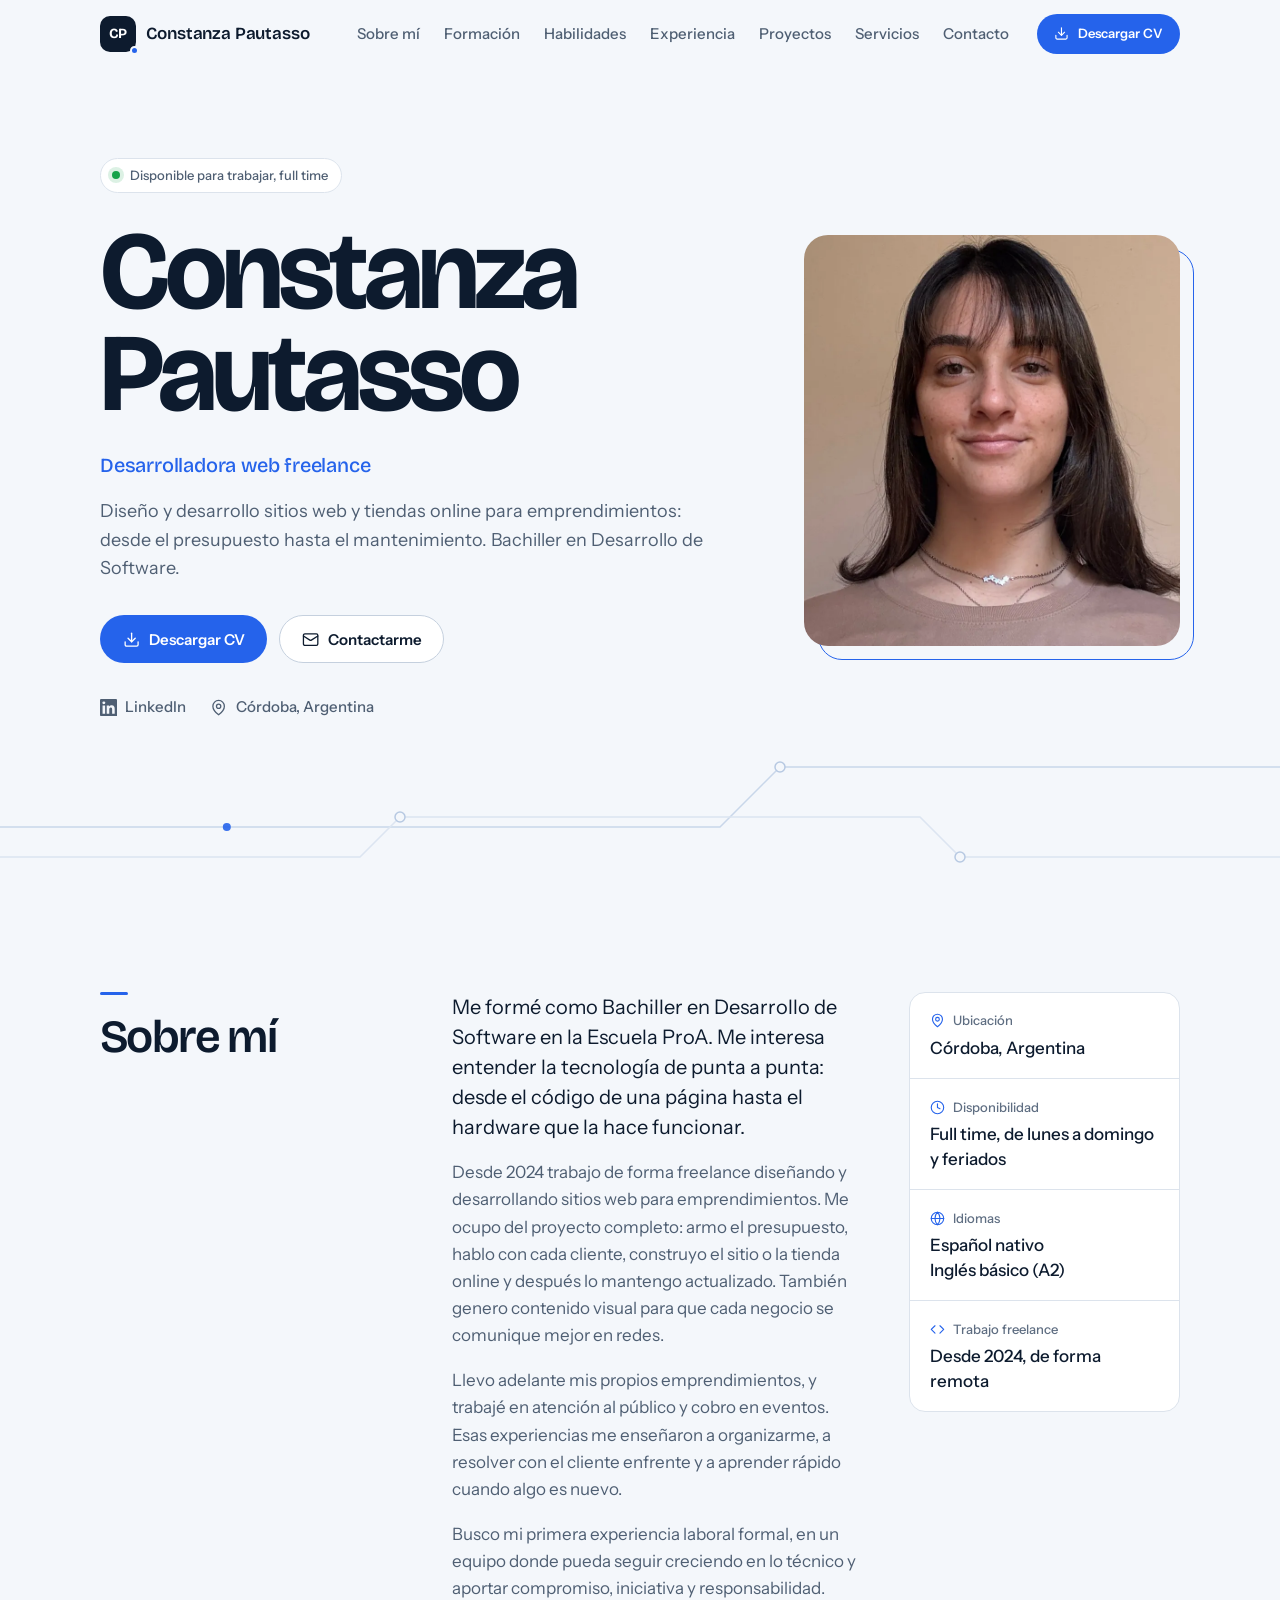
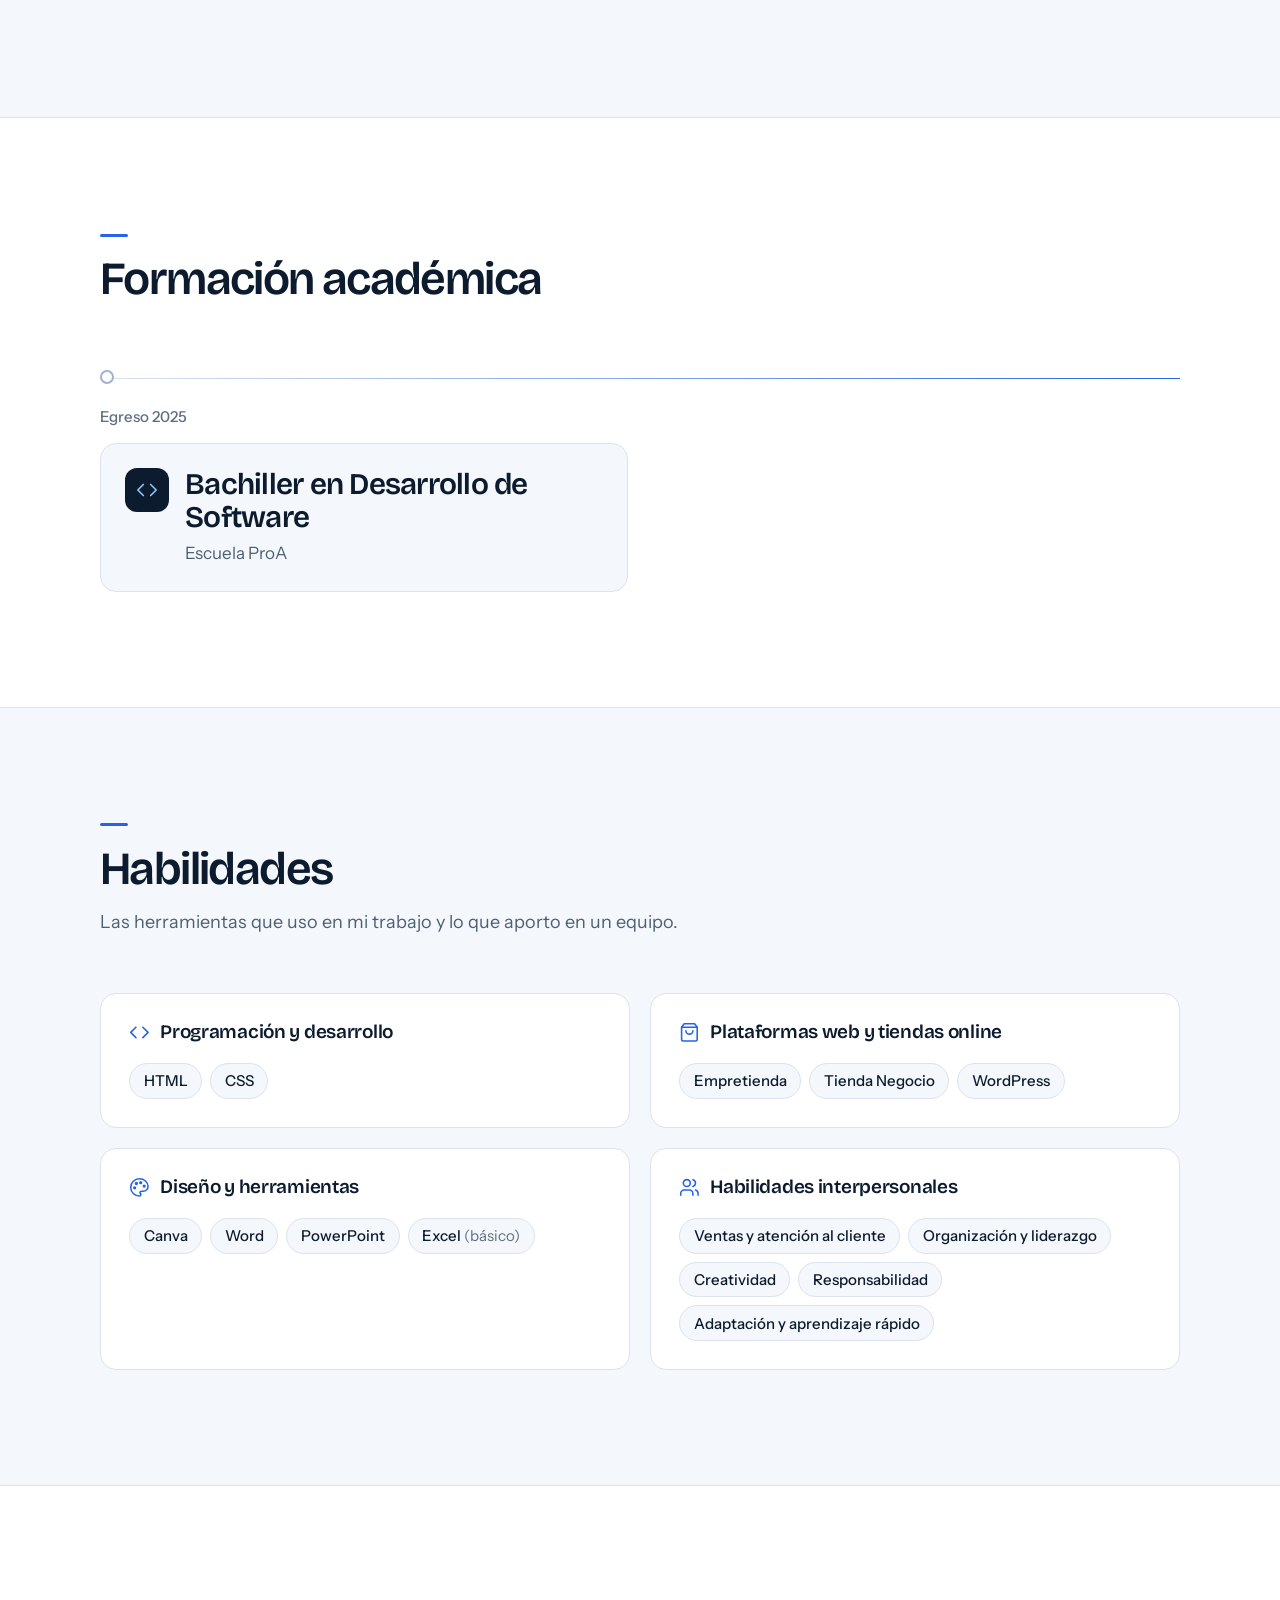
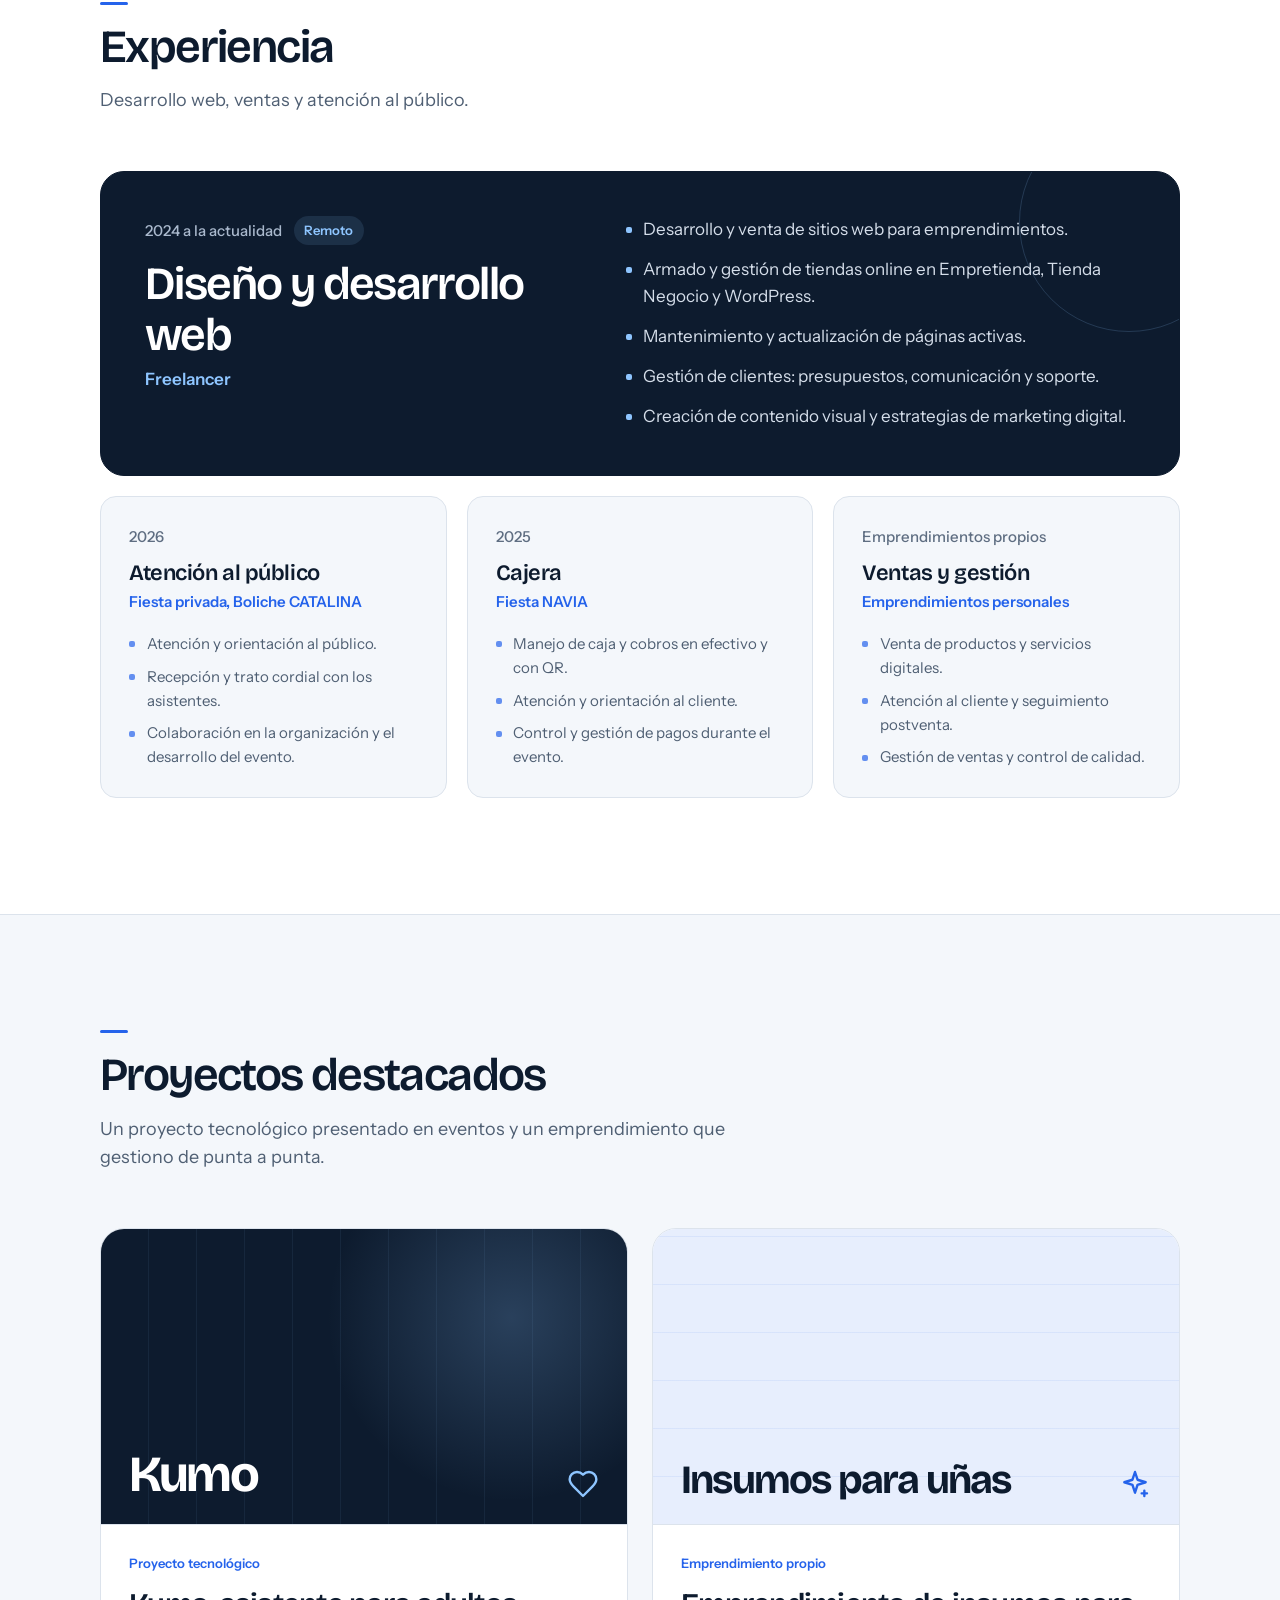
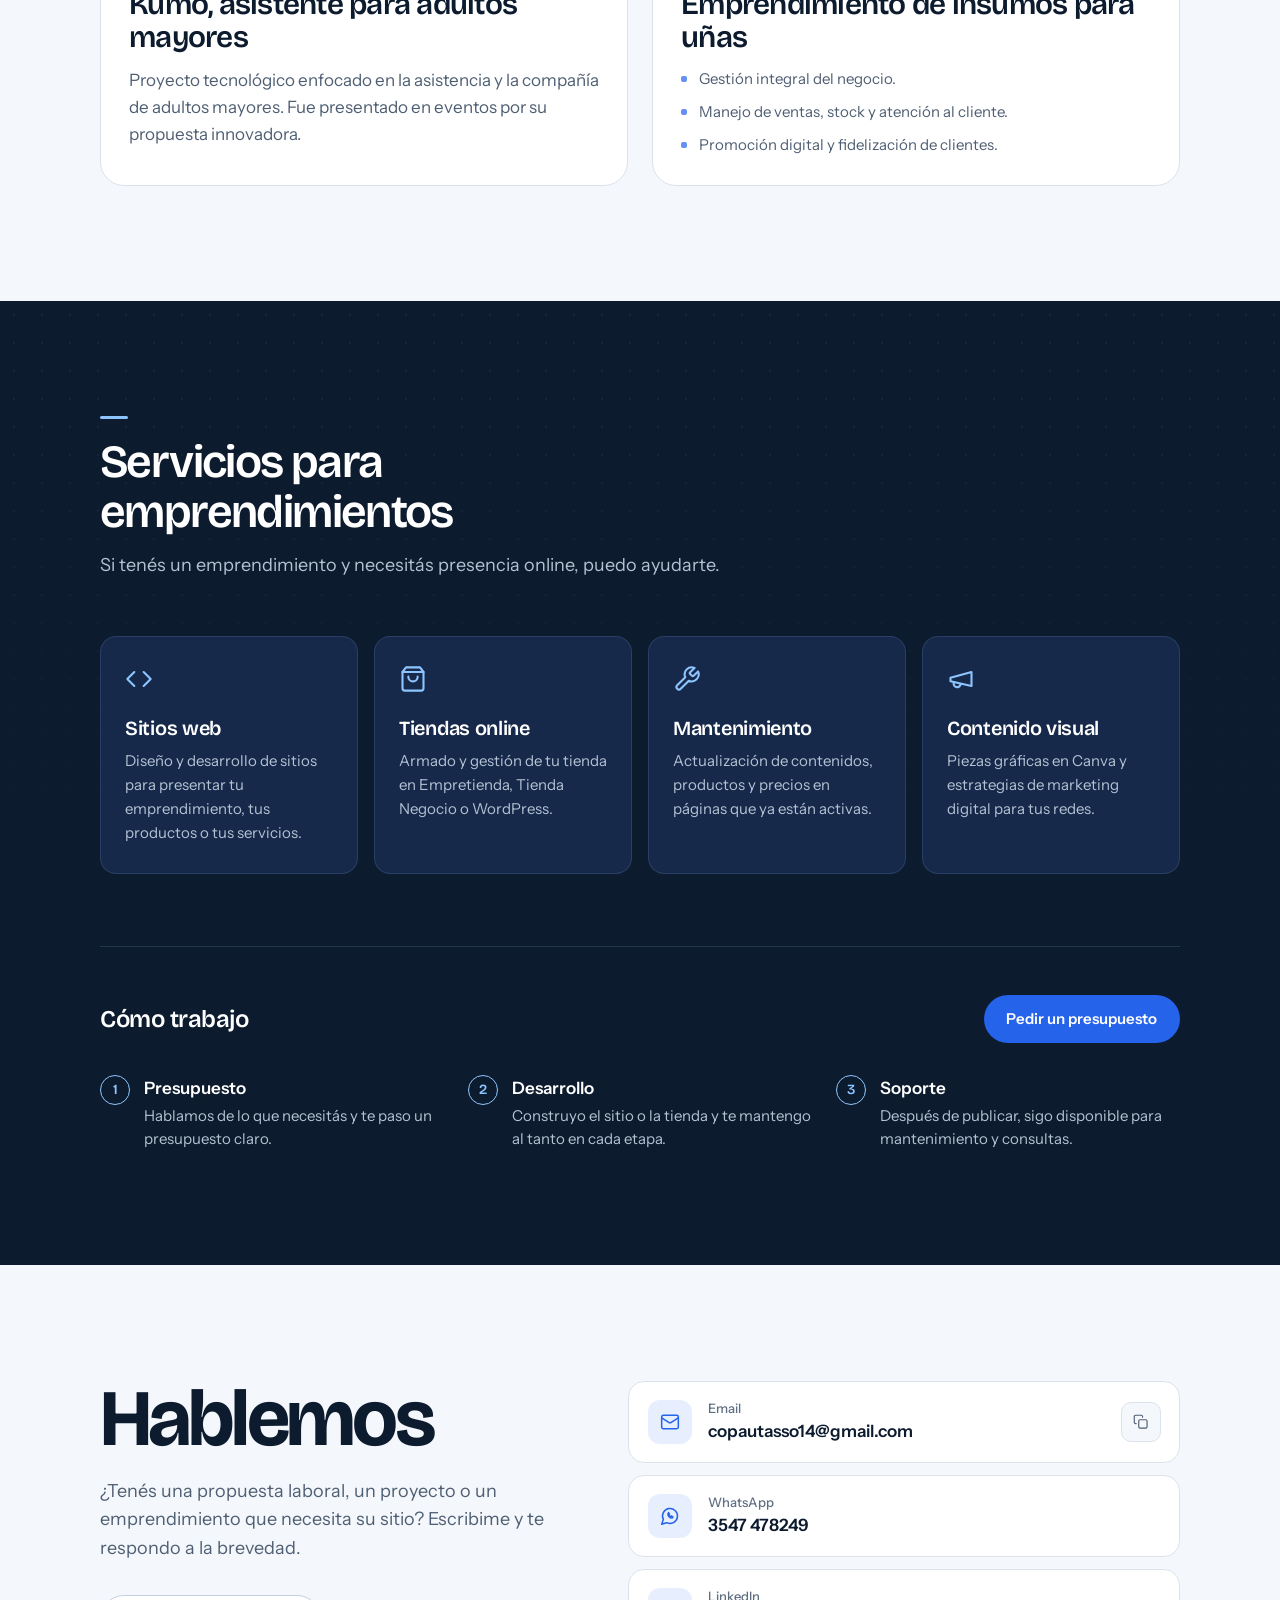
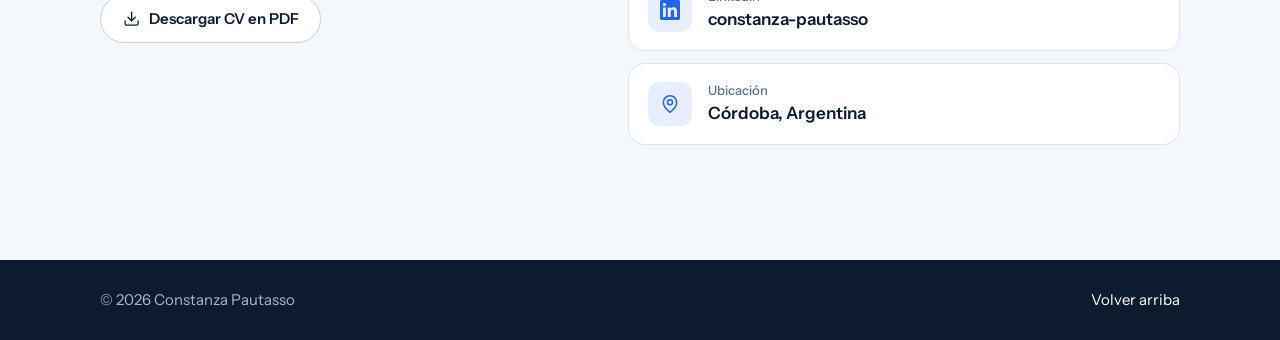
<file: index.html>
<!DOCTYPE html>
<html lang="es-AR">
<head>
  <meta charset="utf-8">
  <meta name="viewport" content="width=device-width, initial-scale=1">
  <title>Constanza Pautasso | Desarrolladora web freelance</title>
  <meta name="description" content="Portfolio y CV de Constanza Pautasso, de Córdoba, Argentina. Diseño y desarrollo de sitios web y tiendas online para emprendimientos. Bachiller en Desarrollo de Software.">
  <meta name="author" content="Constanza Pautasso">
  <meta name="theme-color" content="#0D1B2E">
  <meta name="robots" content="index, follow">

  <link rel="canonical" href="https://constanzapautasso.github.io/">

  <!-- Open Graph / redes sociales -->
  <meta property="og:type" content="profile">
  <meta property="og:locale" content="es_AR">
  <meta property="og:title" content="Constanza Pautasso | Desarrolladora web freelance">
  <meta property="og:description" content="Sitios web y tiendas online para emprendimientos.">
  <meta property="og:url" content="https://constanzapautasso.github.io/">
  <meta property="og:image" content="https://constanzapautasso.github.io/assets/img/og-image.jpg">
  <meta property="og:image:width" content="1200">
  <meta property="og:image:height" content="630">
  <meta name="twitter:card" content="summary_large_image">

  <link rel="icon" href="assets/icons/favicon.svg" type="image/svg+xml">
  <link rel="icon" href="assets/icons/favicon-32.png" sizes="32x32" type="image/png">
  <link rel="apple-touch-icon" href="assets/icons/apple-touch-icon.png">
  <link rel="manifest" href="site.webmanifest">

  <script>document.documentElement.classList.add('js');</script>

  <link rel="preload" href="assets/fonts/bricolage-grotesque-var.woff2" as="font" type="font/woff2" crossorigin>
  <link rel="preload" href="assets/fonts/instrument-sans-400.woff2" as="font" type="font/woff2" crossorigin>
  <link rel="stylesheet" href="assets/css/styles.css">
  <link rel="preload" as="image" href="assets/img/constanza-pautasso.webp" type="image/webp">

  <script type="application/ld+json">
  {
    "@context": "https://schema.org",
    "@type": "Person",
    "name": "Constanza Pautasso",
    "jobTitle": "Desarrolladora web freelance",
    "email": "mailto:copautasso14@gmail.com",
    "address": { "@type": "PostalAddress", "addressRegion": "Córdoba", "addressCountry": "AR" },
    "alumniOf": { "@type": "EducationalOrganization", "name": "Escuela ProA" },
    "knowsLanguage": ["es", "en"],
    "sameAs": ["https://www.linkedin.com/in/constanza-pautasso-42005a3a6/"]
  }
  </script>
</head>
<body>
  <!-- Íconos (sprite SVG) -->
  <svg width="0" height="0" class="sr-only" aria-hidden="true" focusable="false">
    <defs>
      <symbol id="i-mail" viewBox="0 0 24 24"><rect x="2" y="4" width="20" height="16" rx="2"/><path d="m22 7-8.97 5.7a1.94 1.94 0 0 1-2.06 0L2 7"/></symbol>
      <symbol id="i-download" viewBox="0 0 24 24"><path d="M21 15v4a2 2 0 0 1-2 2H5a2 2 0 0 1-2-2v-4"/><path d="m7 10 5 5 5-5"/><path d="M12 15V3"/></symbol>
      <symbol id="i-pin" viewBox="0 0 24 24"><path d="M20 10c0 6-8 12-8 12s-8-6-8-12a8 8 0 0 1 16 0Z"/><circle cx="12" cy="10" r="3"/></symbol>
      <symbol id="i-clock" viewBox="0 0 24 24"><circle cx="12" cy="12" r="10"/><path d="M12 6v6l4 2"/></symbol>
      <symbol id="i-globe" viewBox="0 0 24 24"><circle cx="12" cy="12" r="10"/><path d="M2 12h20"/><path d="M12 2a15.3 15.3 0 0 1 4 10 15.3 15.3 0 0 1-4 10 15.3 15.3 0 0 1-4-10 15.3 15.3 0 0 1 4-10z"/></symbol>
      <symbol id="i-code" viewBox="0 0 24 24"><path d="m16 18 6-6-6-6"/><path d="m8 6-6 6 6 6"/></symbol>
      <symbol id="i-bag" viewBox="0 0 24 24"><path d="M6 2 3 6v14a2 2 0 0 0 2 2h14a2 2 0 0 0 2-2V6l-3-4Z"/><path d="M3 6h18"/><path d="M16 10a4 4 0 0 1-8 0"/></symbol>
      <symbol id="i-wrench" viewBox="0 0 24 24"><path d="M14.7 6.3a1 1 0 0 0 0 1.4l1.6 1.6a1 1 0 0 0 1.4 0l3.77-3.77a6 6 0 0 1-7.94 7.94l-6.91 6.91a2.12 2.12 0 0 1-3-3l6.91-6.91a6 6 0 0 1 7.94-7.94l-3.76 3.76z"/></symbol>
      <symbol id="i-palette" viewBox="0 0 24 24"><circle cx="13.5" cy="6.5" r="1"/><circle cx="17.5" cy="10.5" r="1"/><circle cx="8.5" cy="7.5" r="1"/><circle cx="6.5" cy="12.5" r="1"/><path d="M12 2C6.5 2 2 6.5 2 12s4.5 10 10 10c.93 0 1.65-.75 1.65-1.69 0-.44-.18-.84-.44-1.13-.29-.29-.44-.65-.44-1.13a1.64 1.64 0 0 1 1.67-1.67h2c3.05 0 5.55-2.5 5.55-5.55C21.97 6.01 17.46 2 12 2z"/></symbol>
      <symbol id="i-users" viewBox="0 0 24 24"><path d="M16 21v-2a4 4 0 0 0-4-4H6a4 4 0 0 0-4 4v2"/><circle cx="9" cy="7" r="4"/><path d="M22 21v-2a4 4 0 0 0-3-3.87"/><path d="M16 3.13a4 4 0 0 1 0 7.75"/></symbol>
      <symbol id="i-cpu" viewBox="0 0 24 24"><rect x="4" y="4" width="16" height="16" rx="2"/><rect x="9" y="9" width="6" height="6"/><path d="M15 2v2M15 20v2M2 15h2M2 9h2M20 15h2M20 9h2M9 2v2M9 20v2"/></symbol>
      <symbol id="i-cap" viewBox="0 0 24 24"><path d="M22 10v6"/><path d="M2 10l10-5 10 5-10 5z"/><path d="M6 12v5c3 3 9 3 12 0v-5"/></symbol>
      <symbol id="i-copy" viewBox="0 0 24 24"><rect x="9" y="9" width="13" height="13" rx="2"/><path d="M5 15H4a2 2 0 0 1-2-2V4a2 2 0 0 1 2-2h9a2 2 0 0 1 2 2v1"/></symbol>
      <symbol id="i-check" viewBox="0 0 24 24"><path d="M20 6 9 17l-5-5"/></symbol>
      <symbol id="i-menu" viewBox="0 0 24 24"><path d="M4 7h16M4 12h16M4 17h16"/></symbol>
      <symbol id="i-x" viewBox="0 0 24 24"><path d="M18 6 6 18M6 6l12 12"/></symbol>
      <symbol id="i-external" viewBox="0 0 24 24"><path d="M15 3h6v6"/><path d="M10 14 21 3"/><path d="M18 13v6a2 2 0 0 1-2 2H5a2 2 0 0 1-2-2V8a2 2 0 0 1 2-2h6"/></symbol>
      <symbol id="i-heart" viewBox="0 0 24 24"><path d="M19 14c1.49-1.46 3-3.21 3-5.5A5.5 5.5 0 0 0 16.5 3c-1.76 0-3 .5-4.5 2-1.5-1.5-2.74-2-4.5-2A5.5 5.5 0 0 0 2 8.5c0 2.3 1.5 4.05 3 5.5l7 7Z"/></symbol>
      <symbol id="i-sparkle" viewBox="0 0 24 24"><path d="M12 3l1.9 5.8L20 10.7l-6.1 1.9L12 18.5l-1.9-5.9L4 10.7l6.1-1.9z"/><path d="M19 17v4M17 19h4"/></symbol>
      <symbol id="i-megaphone" viewBox="0 0 24 24"><path d="m3 11 18-5v12L3 14v-3z"/><path d="M11.6 16.8a3 3 0 1 1-5.8-1.6"/></symbol>
      <symbol id="i-chat" viewBox="0 0 24 24"><path d="M7.9 20A9 9 0 1 0 4 16.1L2 22Z"/><path d="M9.5 9.5c0 2.5 2 5 5 5l1-1.5-2-1-1 .8c-.9-.4-1.6-1.1-2-2l.8-1-1-2Z"/></symbol>
      <symbol id="i-linkedin" viewBox="0 0 24 24"><path class="fill" d="M20.45 20.45h-3.55v-5.57c0-1.33-.02-3.04-1.85-3.04-1.85 0-2.14 1.45-2.14 2.94v5.67H9.35V9h3.41v1.56h.05c.48-.9 1.64-1.85 3.37-1.85 3.6 0 4.27 2.37 4.27 5.46v6.28zM5.34 7.43a2.06 2.06 0 1 1 0-4.12 2.06 2.06 0 0 1 0 4.12zM7.12 20.45H3.56V9h3.56v11.45zM22.22 0H1.77C.79 0 0 .77 0 1.73v20.54C0 23.23.79 24 1.77 24h20.45c.98 0 1.78-.77 1.78-1.73V1.73C24 .77 23.2 0 22.22 0z"/></symbol>
      <symbol id="i-github" viewBox="0 0 24 24"><path class="fill" d="M12 .3a12 12 0 0 0-3.8 23.38c.6.12.82-.26.82-.57v-2.04c-3.34.72-4.04-1.61-4.04-1.61-.55-1.39-1.34-1.76-1.34-1.76-1.08-.74.09-.73.09-.73 1.2.09 1.84 1.24 1.84 1.24 1.07 1.83 2.8 1.3 3.49 1 .1-.78.42-1.31.76-1.61-2.67-.3-5.47-1.33-5.47-5.93 0-1.31.47-2.38 1.24-3.22-.14-.3-.54-1.52.1-3.18 0 0 1-.32 3.3 1.23a11.5 11.5 0 0 1 6 0c2.28-1.55 3.29-1.23 3.29-1.23.64 1.66.24 2.88.12 3.18a4.65 4.65 0 0 1 1.23 3.22c0 4.61-2.81 5.63-5.48 5.92.42.36.81 1.1.81 2.22v3.29c0 .32.21.69.82.57A12 12 0 0 0 12 .3"/></symbol>
    </defs>
  </svg>

  <a class="skip-link" href="#contenido">Saltar al contenido</a>

  <header class="site-header" data-header>
    <div class="container header-inner">
      <a class="brand" href="#inicio" aria-label="Constanza Pautasso, volver al inicio">
        <span class="brand-mark" aria-hidden="true">CP</span>
        <span class="brand-name">Constanza Pautasso</span>
      </a>

      <nav class="nav" id="nav" aria-label="Navegación principal" data-nav>
        <ul class="nav-list">
          <li><a href="#sobre-mi">Sobre mí</a></li>
          <li><a href="#formacion">Formación</a></li>
          <li><a href="#habilidades">Habilidades</a></li>
          <li><a href="#experiencia">Experiencia</a></li>
          <li><a href="#proyectos">Proyectos</a></li>
          <li><a href="#servicios">Servicios</a></li>
          <li><a href="#contacto">Contacto</a></li>
        </ul>
        <a class="btn btn-primary btn-sm nav-cv" href="assets/cv/CV-Constanza-Pautasso.pdf" download>
          <svg class="icon" aria-hidden="true"><use href="#i-download"/></svg>Descargar CV
        </a>
      </nav>

      <button class="nav-toggle" type="button" aria-controls="nav" aria-expanded="false" data-nav-toggle>
        <span class="sr-only" data-nav-toggle-label>Abrir menú</span>
        <svg class="icon icon-open" aria-hidden="true"><use href="#i-menu"/></svg>
        <svg class="icon icon-close" aria-hidden="true"><use href="#i-x"/></svg>
      </button>
    </div>
  </header>

  <main id="contenido">
    <!-- ============ INICIO ============ -->
    <section class="hero" id="inicio" aria-labelledby="hero-title">
      <svg class="hero-trace" viewBox="0 0 1440 220" preserveAspectRatio="xMaxYMax slice" aria-hidden="true" focusable="false">
        <path class="trace trace-a" d="M-20 170 H880 L940 110 H1460"/>
        <path class="trace trace-b" d="M-20 200 H520 L560 160 H1080 L1120 200 H1460"/>
        <circle class="pad" cx="940" cy="110" r="5"/>
        <circle class="pad" cx="560" cy="160" r="5"/>
        <circle class="pad" cx="1120" cy="200" r="5"/>
        <circle class="pulse" r="4"><animateMotion dur="4.5s" begin="0.9s" fill="freeze" path="M-20 170 H880 L940 110 H1460"/></circle>
      </svg>

      <div class="container hero-grid">
        <div class="hero-copy">
          <p class="status"><span class="status-dot" aria-hidden="true"></span>Disponible para trabajar, full time</p>
          <h1 class="hero-title" id="hero-title">Constanza<br>Pautasso</h1>
          <p class="hero-role">Desarrolladora web freelance</p>
          <p class="hero-lead">Diseño y desarrollo sitios web y tiendas online para emprendimientos: desde el presupuesto hasta el mantenimiento. Bachiller en Desarrollo de Software.</p>

          <div class="hero-actions">
            <a class="btn btn-primary" href="assets/cv/CV-Constanza-Pautasso.pdf" download>
              <svg class="icon" aria-hidden="true"><use href="#i-download"/></svg>Descargar CV
            </a>
            <a class="btn btn-ghost" href="#contacto">
              <svg class="icon" aria-hidden="true"><use href="#i-mail"/></svg>Contactarme
            </a>
          </div>

          <ul class="hero-social">
            <li>
              <a href="https://www.linkedin.com/in/constanza-pautasso-42005a3a6/" target="_blank" rel="noopener noreferrer" aria-label="LinkedIn de Constanza Pautasso (se abre en una pestaña nueva)">
                <svg class="icon" aria-hidden="true"><use href="#i-linkedin"/></svg>LinkedIn
              </a>
            </li>
            <li>
              <span class="hero-meta"><svg class="icon" aria-hidden="true"><use href="#i-pin"/></svg>Córdoba, Argentina</span>
            </li>
          </ul>
        </div>

        <figure class="hero-photo">
          <picture>
            <source srcset="assets/img/constanza-pautasso.webp" type="image/webp">
            <img src="assets/img/constanza-pautasso.jpg" width="828" height="904" alt="Retrato de Constanza Pautasso" fetchpriority="high">
          </picture>
        </figure>
      </div>
    </section>

    <!-- ============ SOBRE MÍ ============ -->
    <section class="section" id="sobre-mi" aria-labelledby="sobre-title">
      <div class="container about-grid">
        <header class="section-head" data-reveal>
          <h2 id="sobre-title">Sobre mí</h2>
        </header>

        <div class="about-text" data-reveal>
          <p class="about-lead">Me formé como Bachiller en Desarrollo de Software en la Escuela ProA. Me interesa entender la tecnología de punta a punta: desde el código de una página hasta el hardware que la hace funcionar.</p>
          <p>Desde 2024 trabajo de forma freelance diseñando y desarrollando sitios web para emprendimientos. Me ocupo del proyecto completo: armo el presupuesto, hablo con cada cliente, construyo el sitio o la tienda online y después lo mantengo actualizado. También genero contenido visual para que cada negocio se comunique mejor en redes.</p>
          <p>Llevo adelante mis propios emprendimientos, y trabajé en atención al público y cobro en eventos. Esas experiencias me enseñaron a organizarme, a resolver con el cliente enfrente y a aprender rápido cuando algo es nuevo.</p>
          <p>Busco mi primera experiencia laboral formal, en un equipo donde pueda seguir creciendo en lo técnico y aportar compromiso, iniciativa y responsabilidad.</p>
        </div>

        <dl class="facts" data-reveal>
          <div class="fact">
            <dt><svg class="icon" aria-hidden="true"><use href="#i-pin"/></svg>Ubicación</dt>
            <dd>Córdoba, Argentina</dd>
          </div>
          <div class="fact">
            <dt><svg class="icon" aria-hidden="true"><use href="#i-clock"/></svg>Disponibilidad</dt>
            <dd>Full time, de lunes a domingo y feriados</dd>
          </div>
          <div class="fact">
            <dt><svg class="icon" aria-hidden="true"><use href="#i-globe"/></svg>Idiomas</dt>
            <dd>Español nativo<br>Inglés básico (A2)</dd>
          </div>
          <div class="fact">
            <dt><svg class="icon" aria-hidden="true"><use href="#i-code"/></svg>Trabajo freelance</dt>
            <dd>Desde 2024, de forma remota</dd>
          </div>
        </dl>
      </div>
    </section>

    <!-- ============ FORMACIÓN ============ -->
    <section class="section section-alt" id="formacion" aria-labelledby="formacion-title">
      <div class="container">
        <header class="section-head" data-reveal>
          <h2 id="formacion-title">Formación académica</h2>
        </header>

        <ol class="edu" data-reveal>
          <li class="edu-item">
            <p class="edu-period"><time datetime="2025">Egreso 2025</time></p>
            <div class="edu-body">
              <span class="edu-icon" aria-hidden="true"><svg class="icon"><use href="#i-code"/></svg></span>
              <div>
                <h3>Bachiller en Desarrollo de Software</h3>
                <p class="edu-inst">Escuela ProA</p>
              </div>
            </div>
          </li>
        </ol>
      </div>
    </section>

    <!-- ============ HABILIDADES ============ -->
    <section class="section" id="habilidades" aria-labelledby="habilidades-title">
      <div class="container">
        <header class="section-head" data-reveal>
          <h2 id="habilidades-title">Habilidades</h2>
          <p>Las herramientas que uso en mi trabajo y lo que aporto en un equipo.</p>
        </header>

        <div class="skills" data-reveal>
          <article class="skill-group">
            <h3><svg class="icon" aria-hidden="true"><use href="#i-code"/></svg>Programación y desarrollo</h3>
            <ul class="chips">
              <li>HTML</li>
              <li>CSS</li>
            </ul>
          </article>

          <article class="skill-group">
            <h3><svg class="icon" aria-hidden="true"><use href="#i-bag"/></svg>Plataformas web y tiendas online</h3>
            <ul class="chips">
              <li>Empretienda</li>
              <li>Tienda Negocio</li>
              <li>WordPress</li>
            </ul>
          </article>

          <article class="skill-group">
            <h3><svg class="icon" aria-hidden="true"><use href="#i-palette"/></svg>Diseño y herramientas</h3>
            <ul class="chips">
              <li>Canva</li>
              <li>Word</li>
              <li>PowerPoint</li>
              <li>Excel <span class="chip-note">(básico)</span></li>
            </ul>
          </article>

          <article class="skill-group">
            <h3><svg class="icon" aria-hidden="true"><use href="#i-users"/></svg>Habilidades interpersonales</h3>
            <ul class="chips">
              <li>Ventas y atención al cliente</li>
              <li>Organización y liderazgo</li>
              <li>Creatividad</li>
              <li>Responsabilidad</li>
              <li>Adaptación y aprendizaje rápido</li>
            </ul>
          </article>
        </div>
      </div>
    </section>

    <!-- ============ EXPERIENCIA ============ -->
    <section class="section section-alt" id="experiencia" aria-labelledby="experiencia-title">
      <div class="container">
        <header class="section-head" data-reveal>
          <h2 id="experiencia-title">Experiencia</h2>
          <p>Desarrollo web, ventas y atención al público.</p>
        </header>

        <div class="xp" data-reveal>
          <article class="xp-card xp-featured">
            <div class="xp-top">
              <p class="xp-period"><time datetime="2024">2024</time> a la actualidad</p>
              <p class="badge badge-light">Remoto</p>
            </div>
            <h3>Diseño y desarrollo web</h3>
            <p class="xp-org">Freelancer</p>
            <ul class="xp-list">
              <li>Desarrollo y venta de sitios web para emprendimientos.</li>
              <li>Armado y gestión de tiendas online en Empretienda, Tienda Negocio y WordPress.</li>
              <li>Mantenimiento y actualización de páginas activas.</li>
              <li>Gestión de clientes: presupuestos, comunicación y soporte.</li>
              <li>Creación de contenido visual y estrategias de marketing digital.</li>
            </ul>
          </article>

          <article class="xp-card">
            <p class="xp-period"><time datetime="2026">2026</time></p>
            <h3>Atención al público</h3>
            <p class="xp-org">Fiesta privada, Boliche CATALINA</p>
            <ul class="xp-list">
              <li>Atención y orientación al público.</li>
              <li>Recepción y trato cordial con los asistentes.</li>
              <li>Colaboración en la organización y el desarrollo del evento.</li>
            </ul>
          </article>

          <article class="xp-card">
            <p class="xp-period"><time datetime="2025">2025</time></p>
            <h3>Cajera</h3>
            <p class="xp-org">Fiesta NAVIA</p>
            <ul class="xp-list">
              <li>Manejo de caja y cobros en efectivo y con QR.</li>
              <li>Atención y orientación al cliente.</li>
              <li>Control y gestión de pagos durante el evento.</li>
            </ul>
          </article>

          <article class="xp-card">
            <p class="xp-period">Emprendimientos propios</p>
            <h3>Ventas y gestión</h3>
            <p class="xp-org">Emprendimientos personales</p>
            <ul class="xp-list">
              <li>Venta de productos y servicios digitales.</li>
              <li>Atención al cliente y seguimiento postventa.</li>
              <li>Gestión de ventas y control de calidad.</li>
            </ul>
          </article>
        </div>
      </div>
    </section>

    <!-- ============ PROYECTOS ============ -->
    <section class="section" id="proyectos" aria-labelledby="proyectos-title">
      <div class="container">
        <header class="section-head" data-reveal>
          <h2 id="proyectos-title">Proyectos destacados</h2>
          <p>Un proyecto tecnológico presentado en eventos y un emprendimiento que gestiono de punta a punta.</p>
        </header>

        <div class="projects" data-reveal>
          <!-- Proyecto: Kumo
               Para agregar una imagen: reemplazá el <div class="project-cover ..."> por
               <img class="project-cover" src="assets/img/proyectos/kumo.webp" alt="Descripción de la imagen" width="800" height="500" loading="lazy">
               Para agregar tecnologías: completá la lista <ul class="chips"> y borrá "hidden".
               Para agregar enlaces: completá las URLs en .project-links y borrá "hidden". -->
          <article class="project">
            <div class="project-cover cover-kumo" aria-hidden="true">
              <svg class="icon cover-icon"><use href="#i-heart"/></svg>
              <span class="cover-word">Kumo</span>
            </div>
            <div class="project-body">
              <p class="project-kind">Proyecto tecnológico</p>
              <h3>Kumo, asistente para adultos mayores</h3>
              <p>Proyecto tecnológico enfocado en la asistencia y la compañía de adultos mayores. Fue presentado en eventos por su propuesta innovadora.</p>
              <ul class="chips chips-sm" hidden>
                <li>Tecnología 1</li>
              </ul>
              <div class="project-links" hidden>
                <a class="link" href="#" target="_blank" rel="noopener noreferrer"><svg class="icon" aria-hidden="true"><use href="#i-github"/></svg>Código</a>
                <a class="link" href="#" target="_blank" rel="noopener noreferrer"><svg class="icon" aria-hidden="true"><use href="#i-external"/></svg>Ver demo</a>
              </div>
            </div>
          </article>

          <!-- Proyecto: Emprendimiento de insumos para uñas -->
          <article class="project">
            <div class="project-cover cover-nails" aria-hidden="true">
              <svg class="icon cover-icon"><use href="#i-sparkle"/></svg>
              <span class="cover-word">Insumos para uñas</span>
            </div>
            <div class="project-body">
              <p class="project-kind">Emprendimiento propio</p>
              <h3>Emprendimiento de insumos para uñas</h3>
              <ul class="xp-list">
                <li>Gestión integral del negocio.</li>
                <li>Manejo de ventas, stock y atención al cliente.</li>
                <li>Promoción digital y fidelización de clientes.</li>
              </ul>
              <div class="project-links" hidden>
                <a class="link" href="#" target="_blank" rel="noopener noreferrer"><svg class="icon" aria-hidden="true"><use href="#i-external"/></svg>Ver tienda</a>
              </div>
            </div>
          </article>

          <!-- PLANTILLA PARA UN PROYECTO NUEVO: copiá este bloque, quitá los comentarios y completalo.
          <article class="project">
            <img class="project-cover" src="assets/img/proyectos/mi-proyecto.webp" alt="Captura del proyecto" width="800" height="500" loading="lazy">
            <div class="project-body">
              <p class="project-kind">Sitio web</p>
              <h3>Nombre del proyecto</h3>
              <p>Qué es, para quién lo hiciste y qué resolviste.</p>
              <ul class="chips chips-sm">
                <li>HTML</li>
                <li>CSS</li>
              </ul>
              <div class="project-links">
                <a class="link" href="https://github.com/..." target="_blank" rel="noopener noreferrer"><svg class="icon" aria-hidden="true"><use href="#i-github"/></svg>Código</a>
                <a class="link" href="https://..." target="_blank" rel="noopener noreferrer"><svg class="icon" aria-hidden="true"><use href="#i-external"/></svg>Ver demo</a>
              </div>
            </div>
          </article>
          -->
        </div>
      </div>
    </section>

    <!-- ============ SERVICIOS ============ -->
    <section class="section section-dark" id="servicios" aria-labelledby="servicios-title">
      <div class="container">
        <header class="section-head" data-reveal>
          <h2 id="servicios-title">Servicios para emprendimientos</h2>
          <p>Si tenés un emprendimiento y necesitás presencia online, puedo ayudarte.</p>
        </header>

        <div class="services" data-reveal>
          <article class="service">
            <svg class="icon service-icon" aria-hidden="true"><use href="#i-code"/></svg>
            <h3>Sitios web</h3>
            <p>Diseño y desarrollo de sitios para presentar tu emprendimiento, tus productos o tus servicios.</p>
          </article>
          <article class="service">
            <svg class="icon service-icon" aria-hidden="true"><use href="#i-bag"/></svg>
            <h3>Tiendas online</h3>
            <p>Armado y gestión de tu tienda en Empretienda, Tienda Negocio o WordPress.</p>
          </article>
          <article class="service">
            <svg class="icon service-icon" aria-hidden="true"><use href="#i-wrench"/></svg>
            <h3>Mantenimiento</h3>
            <p>Actualización de contenidos, productos y precios en páginas que ya están activas.</p>
          </article>
          <article class="service">
            <svg class="icon service-icon" aria-hidden="true"><use href="#i-megaphone"/></svg>
            <h3>Contenido visual</h3>
            <p>Piezas gráficas en Canva y estrategias de marketing digital para tus redes.</p>
          </article>
        </div>

        <div class="process" data-reveal>
          <h3 class="process-title">Cómo trabajo</h3>
          <ol class="steps">
            <li><span class="step-n" aria-hidden="true">1</span><div><strong>Presupuesto</strong><p>Hablamos de lo que necesitás y te paso un presupuesto claro.</p></div></li>
            <li><span class="step-n" aria-hidden="true">2</span><div><strong>Desarrollo</strong><p>Construyo el sitio o la tienda y te mantengo al tanto en cada etapa.</p></div></li>
            <li><span class="step-n" aria-hidden="true">3</span><div><strong>Soporte</strong><p>Después de publicar, sigo disponible para mantenimiento y consultas.</p></div></li>
          </ol>
          <a class="btn btn-primary" href="#contacto">Pedir un presupuesto</a>
        </div>
      </div>
    </section>

    <!-- ============ CONTACTO ============ -->
    <section class="section contact" id="contacto" aria-labelledby="contacto-title">
      <div class="container contact-grid">
        <div class="contact-copy" data-reveal>
          <h2 id="contacto-title">Hablemos</h2>
          <p>¿Tenés una propuesta laboral, un proyecto o un emprendimiento que necesita su sitio? Escribime y te respondo a la brevedad.</p>
          <a class="btn btn-ghost" href="assets/cv/CV-Constanza-Pautasso.pdf" download>
            <svg class="icon" aria-hidden="true"><use href="#i-download"/></svg>Descargar CV en PDF
          </a>
        </div>

        <ul class="contact-list" data-reveal>
          <li class="contact-item">
            <span class="contact-icon" aria-hidden="true"><svg class="icon"><use href="#i-mail"/></svg></span>
            <div class="contact-text">
              <span class="contact-label">Email</span>
              <a class="contact-value" href="mailto:copautasso14@gmail.com">copautasso14<wbr>@gmail.com</a>
            </div>
            <button class="copy-btn" type="button" data-copy="copautasso14@gmail.com" aria-label="Copiar email">
              <svg class="icon icon-copy" aria-hidden="true"><use href="#i-copy"/></svg>
              <svg class="icon icon-done" aria-hidden="true"><use href="#i-check"/></svg>
            </button>
          </li>
          <li class="contact-item">
            <span class="contact-icon" aria-hidden="true"><svg class="icon"><use href="#i-chat"/></svg></span>
            <div class="contact-text">
              <span class="contact-label">WhatsApp</span>
              <a class="contact-value" href="https://wa.me/5493547478249?text=Hola%20Constanza%2C%20vi%20tu%20portfolio%20y%20quer%C3%ADa%20consultarte%20por%20" target="_blank" rel="noopener noreferrer">3547 478249</a>
            </div>
          </li>
          <li class="contact-item">
            <span class="contact-icon" aria-hidden="true"><svg class="icon"><use href="#i-linkedin"/></svg></span>
            <div class="contact-text">
              <span class="contact-label">LinkedIn</span>
              <a class="contact-value" href="https://www.linkedin.com/in/constanza-pautasso-42005a3a6/" target="_blank" rel="noopener noreferrer">constanza-pautasso</a>
            </div>
          </li>
          <li class="contact-item">
            <span class="contact-icon" aria-hidden="true"><svg class="icon"><use href="#i-pin"/></svg></span>
            <div class="contact-text">
              <span class="contact-label">Ubicación</span>
              <span class="contact-value">Córdoba, Argentina</span>
            </div>
          </li>
        </ul>
      </div>
    </section>
  </main>

  <footer class="site-footer">
    <div class="container footer-inner">
      <p>© <span data-year>2026</span> Constanza Pautasso</p>
      <a href="#inicio">Volver arriba</a>
    </div>
  </footer>

  <div class="toast" role="status" aria-live="polite" data-toast></div>

  <script src="assets/js/main.js" defer></script>
</body>
</html>
</file>
<file: assets/css/styles.css>
/* ==========================================================================
   Constanza Pautasso | Portfolio
   ========================================================================== */

/* ---------- Fuentes (alojadas en el repo, licencia SIL OFL) ---------- */
@font-face { font-family: "Bricolage Grotesque"; src: url("../fonts/bricolage-grotesque-var.woff2") format("woff2-variations"), url("../fonts/bricolage-grotesque-var.woff2") format("woff2"); font-weight: 200 800; font-style: normal; font-display: swap; }
@font-face { font-family: "Instrument Sans"; src: url("../fonts/instrument-sans-400.woff2") format("woff2"); font-weight: 400; font-style: normal; font-display: swap; }
@font-face { font-family: "Instrument Sans"; src: url("../fonts/instrument-sans-500.woff2") format("woff2"); font-weight: 500; font-style: normal; font-display: swap; }
@font-face { font-family: "Instrument Sans"; src: url("../fonts/instrument-sans-600.woff2") format("woff2"); font-weight: 600; font-style: normal; font-display: swap; }

:root {
  /* Color */
  --ink: #0D1B2E;          /* azul noche: textos y fondos oscuros */
  --ink-2: #16294A;        /* superficies sobre fondo oscuro */
  --electric: #2563EB;     /* azul eléctrico: acciones */
  --electric-hover: #1D4FD0;
  --signal: #8EC5FF;       /* azul claro sobre fondo oscuro */
  --paper: #F4F7FB;        /* fondo general, frío */
  --white: #FFFFFF;
  --line: #DCE3EC;         /* bordes delicados */
  --slate: #4F5F73;        /* texto secundario */
  --mute: #5F6E82;

  /* Tipografía */
  --font-display: "Bricolage Grotesque", "Segoe UI", system-ui, sans-serif;
  --font-body: "Instrument Sans", "Segoe UI", system-ui, -apple-system, sans-serif;

  --fs-xs: .8125rem;
  --fs-sm: .9375rem;
  --fs-base: 1.0625rem;
  --fs-md: 1.25rem;
  --fs-lg: clamp(1.5rem, 1.2rem + 1vw, 1.875rem);
  --fs-xl: clamp(2rem, 1.5rem + 2vw, 2.875rem);
  --fs-hero: clamp(3.25rem, 1.8rem + 6.4vw, 7rem);

  /* Espaciado y forma */
  --container: 1160px;
  --gutter: clamp(1.25rem, 4vw, 2.5rem);
  --section-y: clamp(4.5rem, 9vw, 7.5rem);
  --r-sm: 10px;
  --r-md: 16px;
  --r-lg: 24px;
  --shadow: 0 1px 2px rgba(13, 27, 46, .04), 0 8px 24px -12px rgba(13, 27, 46, .14);
  --ease: cubic-bezier(.2, .7, .2, 1);
  --header-h: 68px;
}

/* ---------- Base ---------- */
*, *::before, *::after { box-sizing: border-box; }
html { scroll-behavior: smooth; scroll-padding-top: calc(var(--header-h) + 12px); -webkit-text-size-adjust: 100%; }
body {
  margin: 0;
  font-family: var(--font-body);
  font-size: var(--fs-base);
  line-height: 1.6;
  color: var(--ink);
  background: var(--paper);
  -webkit-font-smoothing: antialiased;
  text-rendering: optimizeLegibility;
}
img, svg, picture { display: block; max-width: 100%; }
h1, h2, h3 { font-family: var(--font-display); line-height: 1.1; margin: 0; font-weight: 600; letter-spacing: -.02em; }
p { margin: 0; }
ul, ol { margin: 0; padding: 0; list-style: none; }
a { color: inherit; }
[hidden] { display: none !important; }

.container { width: 100%; max-width: var(--container); margin-inline: auto; padding-inline: var(--gutter); }

.icon { width: 1.15em; height: 1.15em; flex: none; fill: none; stroke: currentColor; stroke-width: 1.8; stroke-linecap: round; stroke-linejoin: round; }
.icon .fill, symbol .fill { fill: currentColor; stroke: none; }

.sr-only {
  position: absolute !important; width: 1px; height: 1px; padding: 0; margin: -1px;
  overflow: hidden; clip: rect(0 0 0 0); white-space: nowrap; border: 0;
}

.skip-link {
  position: absolute; left: 1rem; top: -100px; z-index: 100;
  background: var(--ink); color: var(--white); padding: .7rem 1rem; border-radius: var(--r-sm); text-decoration: none;
}
.skip-link:focus { top: 1rem; }

:focus-visible { outline: 2px solid var(--electric); outline-offset: 3px; border-radius: 6px; }
.section-dark :focus-visible, .site-footer :focus-visible { outline-color: var(--signal); }

/* ---------- Botones ---------- */
.btn {
  display: inline-flex; align-items: center; justify-content: center; gap: .55rem;
  min-height: 48px; padding: .75rem 1.35rem;
  font: 600 var(--fs-sm)/1 var(--font-body);
  border-radius: 999px; border: 1px solid transparent;
  text-decoration: none; cursor: pointer;
  transition: background-color .2s var(--ease), border-color .2s var(--ease), color .2s var(--ease), transform .2s var(--ease);
}
.btn:active { transform: translateY(1px); }
.btn-sm { min-height: 40px; padding: .55rem 1rem; font-size: var(--fs-xs); }
.btn-primary { background: var(--electric); color: var(--white); }
.btn-primary:hover { background: var(--electric-hover); }
.btn-ghost { background: var(--white); color: var(--ink); border-color: #C5D0DE; }
.btn-ghost:hover { border-color: var(--ink); }

.link {
  display: inline-flex; align-items: center; gap: .4rem; font-weight: 600; font-size: var(--fs-sm);
  color: var(--electric); text-decoration: none;
  background: linear-gradient(currentColor, currentColor) 0 100% / 0 1px no-repeat;
  transition: background-size .25s var(--ease);
}
.link:hover { background-size: 100% 1px; }

/* ---------- Header ---------- */
.site-header {
  position: sticky; top: 0; z-index: 50; height: var(--header-h);
  background: rgba(244, 247, 251, .82);
  backdrop-filter: saturate(160%) blur(12px);
  -webkit-backdrop-filter: saturate(160%) blur(12px);
  border-bottom: 1px solid transparent;
  transition: border-color .25s var(--ease), background-color .25s var(--ease);
}
.site-header.is-scrolled { border-bottom-color: var(--line); background: rgba(244, 247, 251, .94); }
.header-inner { height: 100%; display: flex; align-items: center; justify-content: space-between; gap: 1.5rem; }

.brand { display: inline-flex; align-items: center; gap: .65rem; text-decoration: none; font-weight: 600; }
.brand-mark {
  display: grid; place-items: center; width: 36px; height: 36px; border-radius: 10px;
  background: var(--ink); color: var(--white);
  font: 700 .875rem/1 var(--font-display); letter-spacing: -.02em;
  position: relative;
}
.brand-mark::after {
  content: ""; position: absolute; right: -3px; bottom: -3px; width: 9px; height: 9px; border-radius: 50%;
  background: var(--electric); border: 2px solid var(--paper);
}
.brand-name { font-family: var(--font-display); font-size: 1.0625rem; letter-spacing: -.01em; }

.nav { display: flex; align-items: center; gap: 1.75rem; }
.nav-list { display: flex; gap: 1.5rem; }
.nav-list a {
  position: relative; text-decoration: none; font-size: var(--fs-sm); font-weight: 500; color: var(--slate);
  padding-block: .4rem; transition: color .2s var(--ease);
}
.nav-list a::after {
  content: ""; position: absolute; left: 0; right: 0; bottom: 0; height: 2px; border-radius: 2px;
  background: var(--electric); transform: scaleX(0); transform-origin: left; transition: transform .25s var(--ease);
}
.nav-list a:hover, .nav-list a.is-active { color: var(--ink); }
.nav-list a.is-active::after { transform: scaleX(1); }

.nav-toggle {
  display: none; width: 44px; height: 44px; border-radius: 12px; border: 1px solid var(--line);
  background: var(--white); color: var(--ink); cursor: pointer; place-items: center;
}
.nav-toggle .icon { width: 22px; height: 22px; }
.nav-toggle .icon-close { display: none; }
.nav-toggle[aria-expanded="true"] .icon-open { display: none; }
.nav-toggle[aria-expanded="true"] .icon-close { display: block; }

/* ---------- Hero ---------- */
.hero {
  position: relative; overflow: hidden;
  padding-block: clamp(3rem, 7vw, 6rem) clamp(7rem, 12vw, 10rem);
}
.hero-trace { position: absolute; left: 0; right: 0; bottom: 0; width: 100%; height: 220px; pointer-events: none; }
.trace { fill: none; stroke: #C9D7EA; stroke-width: 1.5; }
.trace-a { stroke-dasharray: 1600; stroke-dashoffset: 1600; animation: draw 2.2s .2s var(--ease) forwards; }
.trace-b { stroke-dasharray: 1600; stroke-dashoffset: 1600; animation: draw 2.4s .45s var(--ease) forwards; stroke: #DCE5F1; }
.pad { fill: var(--paper); stroke: #B7C9E2; stroke-width: 1.5; opacity: 0; animation: fade .4s 1.4s forwards; }
.pulse { fill: var(--electric); opacity: .9; }
@keyframes draw { to { stroke-dashoffset: 0; } }
@keyframes fade { to { opacity: 1; } }

.hero-grid {
  position: relative; display: grid; grid-template-columns: minmax(0, 1.25fr) minmax(0, .75fr);
  align-items: center; gap: clamp(2.5rem, 6vw, 5rem);
}
.status {
  display: inline-flex; align-items: center; gap: .6rem; margin-bottom: 1.75rem;
  padding: .4rem .85rem .4rem .7rem; border-radius: 999px; background: var(--white); border: 1px solid var(--line);
  font-size: var(--fs-xs); font-weight: 500; color: var(--slate);
}
.status-dot { width: 8px; height: 8px; border-radius: 50%; background: #16A34A; box-shadow: 0 0 0 4px rgba(22, 163, 74, .15); }

.hero-title {
  font-size: var(--fs-hero); font-weight: 700; line-height: .92; letter-spacing: -.045em;
  margin-bottom: 1.5rem;
}
.hero-role {
  font-family: var(--font-display); font-size: var(--fs-md); font-weight: 500; color: var(--electric);
  letter-spacing: -.01em; margin-bottom: 1rem; max-width: 34ch;
}
.hero-lead { color: var(--slate); max-width: 52ch; font-size: 1.125rem; margin-bottom: 2rem; }
.hero-actions { display: flex; flex-wrap: wrap; gap: .75rem; margin-bottom: 2rem; }

.hero-social { display: flex; flex-wrap: wrap; align-items: center; gap: .5rem 1.5rem; font-size: var(--fs-sm); }
.hero-social a, .hero-meta { display: inline-flex; align-items: center; gap: .5rem; color: var(--slate); text-decoration: none; font-weight: 500; }
.hero-social a { transition: color .2s var(--ease); }
.hero-social a:hover { color: var(--electric); }

.hero-photo { position: relative; margin: 0; justify-self: end; width: min(100%, 380px); }
.hero-photo::before {
  content: ""; position: absolute; inset: 0; transform: translate(14px, 14px);
  border: 1.5px solid var(--electric); border-radius: var(--r-lg);
}
.hero-photo img {
  position: relative; width: 100%; height: auto; aspect-ratio: 414 / 452; object-fit: cover;
  border-radius: var(--r-lg); background: var(--line);
}
.photo-chip {
  position: absolute; left: -1.25rem; bottom: 1.5rem;
  display: inline-flex; align-items: center; gap: .55rem;
  padding: .6rem .95rem; border-radius: 12px;
  background: var(--ink); color: var(--white); font-size: var(--fs-xs); font-weight: 500;
  box-shadow: 0 12px 30px -12px rgba(13, 27, 46, .5);
}
.photo-chip .icon { color: var(--signal); }

/* Entrada orquestada del hero */
.hero-copy > *, .hero-photo { opacity: 0; transform: translateY(14px); animation: rise .8s var(--ease) forwards; }
.hero-copy > :nth-child(1) { animation-delay: .05s; }
.hero-copy > :nth-child(2) { animation-delay: .12s; }
.hero-copy > :nth-child(3) { animation-delay: .2s; }
.hero-copy > :nth-child(4) { animation-delay: .28s; }
.hero-copy > :nth-child(5) { animation-delay: .36s; }
.hero-copy > :nth-child(6) { animation-delay: .44s; }
.hero-photo { animation-delay: .25s; }
@keyframes rise { to { opacity: 1; transform: none; } }

/* ---------- Secciones ---------- */
.section { padding-block: var(--section-y); }
.section-alt { background: var(--white); border-block: 1px solid var(--line); }

.section-head { max-width: 640px; margin-bottom: clamp(2.5rem, 5vw, 3.5rem); }
.section-head h2 { font-size: var(--fs-xl); letter-spacing: -.035em; }
.section-head h2::before {
  content: ""; display: block; width: 28px; height: 3px; border-radius: 3px; background: var(--electric); margin-bottom: 1.1rem;
}
.section-head p { margin-top: .85rem; color: var(--slate); font-size: 1.125rem; }

/* Revelado al desplazarse (solo si hay JS) */
.js [data-reveal] { opacity: 0; transform: translateY(16px); transition: opacity .7s var(--ease), transform .7s var(--ease); }
.js [data-reveal].is-visible { opacity: 1; transform: none; }

/* ---------- Sobre mí ---------- */
.about-grid {
  display: grid; grid-template-columns: minmax(0, 1fr) minmax(0, 1.35fr) minmax(0, .9fr);
  gap: clamp(2rem, 4vw, 3.5rem); align-items: start;
}
.about-grid .section-head { margin-bottom: 0; }
.about-text { display: grid; gap: 1.1rem; color: var(--slate); max-width: 62ch; }
.about-lead { font-size: var(--fs-md); line-height: 1.5; color: var(--ink); }
.facts { margin: 0; display: grid; gap: 0; border: 1px solid var(--line); border-radius: var(--r-md); background: var(--white); }
.fact { padding: 1.1rem 1.25rem; }
.fact + .fact { border-top: 1px solid var(--line); }
.fact dt { display: flex; align-items: center; gap: .5rem; font-size: var(--fs-xs); color: var(--mute); font-weight: 500; margin-bottom: .3rem; }
.fact dt .icon { color: var(--electric); }
.fact dd { margin: 0; font-weight: 500; line-height: 1.45; }

/* ---------- Formación ---------- */
.edu { position: relative; display: grid; grid-template-columns: 1fr 1fr; gap: 1.5rem; }
.edu::before {
  content: ""; position: absolute; left: 0; right: 0; top: 1.05rem; height: 1.5px;
  background: linear-gradient(90deg, var(--line), var(--electric));
}
.edu-item { position: relative; padding-top: 2.75rem; }
.edu-item::before {
  content: ""; position: absolute; top: .6rem; left: 0; width: 14px; height: 14px; border-radius: 50%;
  background: var(--white); border: 2px solid #9FB3CC;
}
.edu-current::before { border-color: var(--electric); background: var(--electric); box-shadow: 0 0 0 5px rgba(37, 99, 235, .15); }
.edu-period { font-size: var(--fs-sm); color: var(--mute); font-weight: 500; margin-bottom: .9rem; }
.edu-body {
  display: flex; gap: 1rem; align-items: flex-start;
  padding: 1.5rem; border: 1px solid var(--line); border-radius: var(--r-md); background: var(--paper);
}
.edu-current .edu-body { background: var(--white); border-color: #BFD1F5; }
.edu-icon { display: grid; place-items: center; width: 44px; height: 44px; border-radius: 12px; background: var(--ink); color: var(--signal); flex: none; }
.edu-icon .icon { width: 22px; height: 22px; }
.edu-body h3 { font-size: var(--fs-lg); letter-spacing: -.025em; }
.edu-inst { color: var(--slate); margin-top: .35rem; }

.badge {
  display: inline-block; margin-top: .85rem; padding: .25rem .65rem; border-radius: 999px;
  font-size: var(--fs-xs); font-weight: 600; color: var(--electric-hover); background: #E7EEFD;
}
.badge-light { margin-top: 0; color: var(--signal); background: rgba(142, 197, 255, .12); }

/* ---------- Habilidades ---------- */
.skills { display: grid; grid-template-columns: repeat(2, minmax(0, 1fr)); gap: 1.25rem; }
.skill-group {
  padding: 1.75rem; border: 1px solid var(--line); border-radius: var(--r-md); background: var(--white);
  transition: border-color .25s var(--ease), box-shadow .25s var(--ease);
}
.skill-group:hover { border-color: #BFD1F5; box-shadow: var(--shadow); }
.skill-group h3 { display: flex; align-items: center; gap: .65rem; font-size: 1.1875rem; margin-bottom: 1.25rem; letter-spacing: -.015em; }
.skill-group h3 .icon { color: var(--electric); width: 1.3rem; height: 1.3rem; }
.chips { display: flex; flex-wrap: wrap; gap: .5rem; }
.chips li {
  padding: .45rem .85rem; border-radius: 999px; border: 1px solid var(--line); background: var(--paper);
  font-size: var(--fs-sm); font-weight: 500; line-height: 1.3;
}
.chip-note { color: var(--mute); font-weight: 400; }
.chips-sm li { font-size: var(--fs-xs); padding: .3rem .7rem; }

/* ---------- Experiencia ---------- */
.xp { display: grid; grid-template-columns: repeat(3, minmax(0, 1fr)); gap: 1.25rem; }
.xp-card {
  display: flex; flex-direction: column; padding: 1.75rem; border-radius: var(--r-md);
  border: 1px solid var(--line); background: var(--paper);
  transition: border-color .25s var(--ease), transform .25s var(--ease);
}
.xp-card:not(.xp-featured):hover { border-color: #BFD1F5; transform: translateY(-2px); }
.xp-period { font-size: var(--fs-sm); color: var(--mute); font-weight: 500; margin-bottom: .75rem; }
.xp-card h3 { font-size: 1.375rem; letter-spacing: -.02em; }
.xp-org { color: var(--electric); font-weight: 600; font-size: var(--fs-sm); margin: .35rem 0 1.1rem; }
.xp-list { display: grid; gap: .55rem; color: var(--slate); font-size: var(--fs-sm); }
.xp-list li { position: relative; padding-left: 1.1rem; }
.xp-list li::before {
  content: ""; position: absolute; left: 0; top: .62em; width: 6px; height: 6px; border-radius: 2px;
  background: var(--electric); opacity: .7;
}

.xp-featured {
  grid-column: 1 / -1; display: grid; grid-template-columns: minmax(0, .9fr) minmax(0, 1.1fr);
  grid-template-areas: "top list" "title list" "org list";
  grid-template-rows: auto auto 1fr;
  column-gap: clamp(2rem, 5vw, 4rem);
  padding: clamp(1.75rem, 4vw, 2.75rem);
  background: var(--ink); color: var(--white); border-color: var(--ink); border-radius: var(--r-lg);
  position: relative; overflow: hidden;
}
.xp-featured::after {
  content: ""; position: absolute; right: -60px; top: -60px; width: 220px; height: 220px; border-radius: 50%;
  border: 1.5px solid rgba(142, 197, 255, .18);
}
.xp-featured .xp-top { grid-area: top; display: flex; align-items: center; gap: .75rem; margin-bottom: .9rem; }
.xp-featured .xp-period { margin: 0; color: #A9B8CC; }
.xp-featured h3 { grid-area: title; font-size: var(--fs-xl); letter-spacing: -.035em; }
.xp-featured .xp-org { grid-area: org; color: var(--signal); font-size: var(--fs-base); }
.xp-featured .xp-list { grid-area: list; color: #D5DEEA; font-size: var(--fs-base); gap: .8rem; align-self: center; position: relative; z-index: 1; }
.xp-featured .xp-list li::before { background: var(--signal); opacity: 1; }

/* ---------- Proyectos ---------- */
.projects { display: grid; grid-template-columns: repeat(2, minmax(0, 1fr)); gap: 1.5rem; }
.project {
  display: flex; flex-direction: column; border: 1px solid var(--line); border-radius: var(--r-lg);
  background: var(--white); overflow: hidden;
  transition: border-color .25s var(--ease), box-shadow .25s var(--ease);
}
.project:hover { border-color: #BFD1F5; box-shadow: var(--shadow); }
.project-cover { width: 100%; aspect-ratio: 16 / 9; object-fit: cover; border-bottom: 1px solid var(--line); }
div.project-cover {
  position: relative; display: flex; align-items: flex-end; justify-content: space-between; gap: 1rem;
  padding: 1.5rem 1.75rem; overflow: hidden;
}
.cover-word { position: relative; font: 700 clamp(2rem, 1.4rem + 2.2vw, 3.25rem)/1 var(--font-display); letter-spacing: -.045em; }
.cover-icon { position: relative; width: 2rem; height: 2rem; order: 2; }
.cover-kumo { background: var(--ink); color: var(--white); }
.cover-kumo .cover-icon { color: var(--signal); }
.cover-kumo::before {
  content: ""; position: absolute; inset: 0;
  background:
    radial-gradient(circle at 78% 30%, rgba(142, 197, 255, .22), transparent 40%),
    repeating-linear-gradient(90deg, transparent 0 47px, rgba(142, 197, 255, .07) 47px 48px);
}
.cover-nails { background: #E7EEFD; color: var(--ink); }
.cover-nails .cover-icon { color: var(--electric); }
.cover-nails::before {
  content: ""; position: absolute; inset: 0;
  background: repeating-linear-gradient(0deg, transparent 0 47px, rgba(37, 99, 235, .08) 47px 48px);
}
.cover-nails .cover-word { font-size: clamp(1.75rem, 1.2rem + 1.8vw, 2.5rem); }
.project-body { display: flex; flex-direction: column; gap: .85rem; padding: 1.75rem; flex: 1; }
.project-kind { font-size: var(--fs-xs); font-weight: 600; color: var(--electric); }
.project-body h3 { font-size: var(--fs-lg); letter-spacing: -.025em; }
.project-body > p:not(.project-kind) { color: var(--slate); }
.project-links { display: flex; flex-wrap: wrap; gap: 1.25rem; margin-top: auto; padding-top: .5rem; }

/* ---------- Servicios ---------- */
.section-dark { background: var(--ink); color: var(--white); position: relative; overflow: hidden; }
.section-dark::before {
  content: ""; position: absolute; inset: 0; pointer-events: none; opacity: .5;
  background-image: radial-gradient(rgba(142, 197, 255, .16) 1px, transparent 1px);
  background-size: 28px 28px;
  mask-image: linear-gradient(180deg, #000, transparent 65%);
  -webkit-mask-image: linear-gradient(180deg, #000, transparent 65%);
}
.section-dark .container { position: relative; }
.section-dark .section-head p { color: #B4C2D4; }
.section-dark .section-head h2::before { background: var(--signal); }

.services { display: grid; grid-template-columns: repeat(4, minmax(0, 1fr)); gap: 1rem; }
.service {
  padding: 1.75rem 1.5rem; border-radius: var(--r-md);
  background: var(--ink-2); border: 1px solid rgba(142, 197, 255, .14);
  transition: border-color .25s var(--ease), background-color .25s var(--ease);
}
.service:hover { border-color: rgba(142, 197, 255, .45); background: #1A3156; }
.service-icon { width: 1.75rem; height: 1.75rem; color: var(--signal); margin-bottom: 1.5rem; }
.service h3 { font-size: 1.25rem; margin-bottom: .6rem; letter-spacing: -.015em; }
.service p { color: #B4C2D4; font-size: var(--fs-sm); }

.process {
  margin-top: clamp(3rem, 6vw, 4.5rem); padding-top: clamp(2rem, 4vw, 3rem);
  border-top: 1px solid rgba(142, 197, 255, .16);
  display: grid; grid-template-columns: minmax(0, 1fr) auto; grid-template-areas: "title cta" "steps steps";
  gap: 2rem 2.5rem; align-items: center;
}
.process > .btn { grid-area: cta; }
.process-title { grid-area: title; }
.steps { grid-area: steps; }
.process-title { font-size: 1.5rem; letter-spacing: -.02em; }
.steps { display: grid; grid-template-columns: repeat(3, minmax(0, 1fr)); gap: 1.5rem; counter-reset: none; }
.steps li { display: flex; gap: .85rem; align-items: flex-start; }
.step-n {
  display: grid; place-items: center; width: 30px; height: 30px; border-radius: 50%; flex: none;
  border: 1.5px solid var(--signal); color: var(--signal); font: 600 .875rem/1 var(--font-display);
}
.steps strong { display: block; font-weight: 600; margin-bottom: .2rem; }
.steps p { color: #B4C2D4; font-size: var(--fs-sm); line-height: 1.5; }

/* ---------- Contacto ---------- */
.contact-grid { display: grid; grid-template-columns: minmax(0, .9fr) minmax(0, 1.1fr); gap: clamp(2.5rem, 6vw, 5rem); align-items: start; }
.contact-copy h2 { font-size: clamp(2.75rem, 1.8rem + 4vw, 5rem); font-weight: 700; letter-spacing: -.045em; line-height: .95; }
.contact-copy p { margin: 1.25rem 0 2rem; color: var(--slate); font-size: 1.125rem; max-width: 42ch; }

.contact-list { display: grid; gap: .75rem; }
.contact-item {
  display: flex; align-items: center; gap: 1rem; padding: 1rem 1.15rem;
  border: 1px solid var(--line); border-radius: var(--r-md); background: var(--white);
  position: relative; transition: border-color .25s var(--ease), box-shadow .25s var(--ease);
}
.contact-item:has(a:hover) { border-color: #BFD1F5; box-shadow: var(--shadow); }
.contact-icon { display: grid; place-items: center; width: 44px; height: 44px; border-radius: 12px; background: #E7EEFD; color: var(--electric); flex: none; }
.contact-icon .icon { width: 20px; height: 20px; }
.contact-text { display: grid; min-width: 0; flex: 1; }
.contact-label { font-size: var(--fs-xs); color: var(--mute); font-weight: 500; }
.contact-value { font-weight: 600; text-decoration: none; overflow-wrap: break-word; }
a.contact-value::after { content: ""; position: absolute; inset: 0; border-radius: var(--r-md); }
a.contact-value:hover { color: var(--electric); }

.copy-btn {
  position: relative; z-index: 1; display: grid; place-items: center; width: 40px; height: 40px; flex: none;
  border-radius: 10px; border: 1px solid var(--line); background: var(--paper); color: var(--slate); cursor: pointer;
  transition: color .2s var(--ease), border-color .2s var(--ease);
}
.copy-btn:hover { color: var(--electric); border-color: #BFD1F5; }
.copy-btn .icon-done { display: none; color: #16A34A; }
.copy-btn.is-done .icon-copy { display: none; }
.copy-btn.is-done .icon-done { display: block; }

/* ---------- Footer ---------- */
.site-footer { background: var(--ink); color: #A9B8CC; font-size: var(--fs-sm); }
.footer-inner { display: flex; justify-content: space-between; align-items: center; gap: 1rem; padding-block: 1.75rem; }
.site-footer a { color: var(--white); text-decoration: none; }
.site-footer a:hover { color: var(--signal); }

/* ---------- Toast ---------- */
.toast {
  position: fixed; left: 50%; bottom: 1.5rem; z-index: 80; transform: translate(-50%, 20px);
  padding: .7rem 1.1rem; border-radius: 999px; background: var(--ink); color: var(--white);
  font-size: var(--fs-sm); font-weight: 500; opacity: 0; pointer-events: none;
  transition: opacity .25s var(--ease), transform .25s var(--ease);
}
.toast.is-visible { opacity: 1; transform: translate(-50%, 0); }

/* ==========================================================================
   Responsive
   ========================================================================== */
@media (max-width: 1080px) {
  .nav-list { gap: 1.1rem; }
  .about-grid { grid-template-columns: minmax(0, 1fr) minmax(0, 1fr); }
  .about-grid .section-head { grid-column: 1 / -1; }
  .services { grid-template-columns: repeat(2, minmax(0, 1fr)); }
  .process { grid-template-columns: 1fr; grid-template-areas: "title" "steps" "cta"; gap: 1.75rem; justify-items: start; }
}

@media (max-width: 960px) {
  .nav-toggle { display: grid; }
  .nav {
    position: fixed; inset: var(--header-h) 0 auto 0; z-index: 49;
    flex-direction: column; align-items: stretch; gap: 1rem;
    padding: 1rem var(--gutter) 1.5rem; background: var(--paper); border-bottom: 1px solid var(--line);
    box-shadow: 0 24px 40px -24px rgba(13, 27, 46, .25);
    visibility: hidden; opacity: 0; transform: translateY(-8px);
    transition: opacity .2s var(--ease), transform .2s var(--ease), visibility 0s .2s;
  }
  .nav.is-open { visibility: visible; opacity: 1; transform: none; transition: opacity .2s var(--ease), transform .2s var(--ease); }
  .nav-list { flex-direction: column; gap: 0; }
  .nav-list a { display: block; padding: .85rem 0; font-size: 1.0625rem; color: var(--ink); border-bottom: 1px solid var(--line); }
  .nav-list a::after { display: none; }
  .nav-list a.is-active { color: var(--electric); }
  .nav-cv { min-height: 48px; font-size: var(--fs-sm); }

  .hero { padding-bottom: 11rem; }
  .hero-grid { grid-template-columns: minmax(0, 1.2fr) minmax(0, .8fr); gap: 2rem; }
  .hero-title { font-size: clamp(3.25rem, 1rem + 6.4vw, 5rem); }
  .photo-chip { left: -.75rem; }
  .xp { grid-template-columns: repeat(2, minmax(0, 1fr)); }
  .xp-featured { display: flex; flex-direction: column; }
  .xp-featured .xp-list { margin-top: .25rem; }
  .contact-grid { grid-template-columns: 1fr; }
}

@media (max-width: 720px) {
  :root { --header-h: 62px; }
  .hero-grid { grid-template-columns: 1fr; }
  /* En tablet y celular la foto pasa a ser un avatar junto al indicador de disponibilidad */
  .hero-photo { position: absolute; top: 0; right: var(--gutter); width: clamp(76px, 21vw, 124px); }
  .hero-photo::before { transform: translate(6px, 6px); border-radius: 18px; }
  .hero-photo img { border-radius: 18px; }
  .photo-chip { display: none; }
  .status { margin-top: calc((clamp(76px, 21vw, 124px) * 452 / 414 - 34px) / 2); margin-bottom: 2.5rem; }
  .about-grid, .skills, .projects, .xp, .edu, .services, .steps { grid-template-columns: 1fr; }
  .edu::before { left: 6px; right: auto; top: .6rem; bottom: 0; width: 1.5px; height: auto; background: linear-gradient(180deg, var(--line), var(--electric)); }
  .edu-item { padding-top: 0; padding-left: 2rem; }
  .edu-item::before { top: .25rem; }
  .edu { gap: 2rem; }
  .hero-actions .btn { flex: 1 1 auto; }
  .hero-lead { font-size: var(--fs-base); }
  .skill-group, .xp-card, .project-body { padding: 1.4rem; }
  .footer-inner { flex-direction: column; text-align: center; }
  .contact-item { gap: .8rem; padding: .9rem 1rem; }
  .contact-icon { width: 40px; height: 40px; }
  .contact-value { font-size: 1rem; }
}

@media (max-width: 380px) {
  .status { font-size: .75rem; padding-inline: .6rem .7rem; gap: .45rem; }
  .brand-name { font-size: .975rem; }
  .hero-actions { flex-direction: column; }
}

/* Movimiento reducido */
@media (prefers-reduced-motion: reduce) {
  html { scroll-behavior: auto; }
  *, *::before, *::after { animation-duration: .01ms !important; animation-delay: 0s !important; transition-duration: .01ms !important; }
  .hero-copy > *, .hero-photo, .js [data-reveal] { opacity: 1 !important; transform: none !important; }
  .trace { stroke-dashoffset: 0 !important; }
  .pulse { display: none; }
}

/* Impresión */
@media print {
  .site-header, .hero-trace, .nav-toggle, .toast, .copy-btn { display: none !important; }
  .section-dark, .xp-featured, .site-footer { background: #fff !important; color: #000 !important; }
  .js [data-reveal], .hero-copy > *, .hero-photo { opacity: 1 !important; transform: none !important; }
}
</file>
